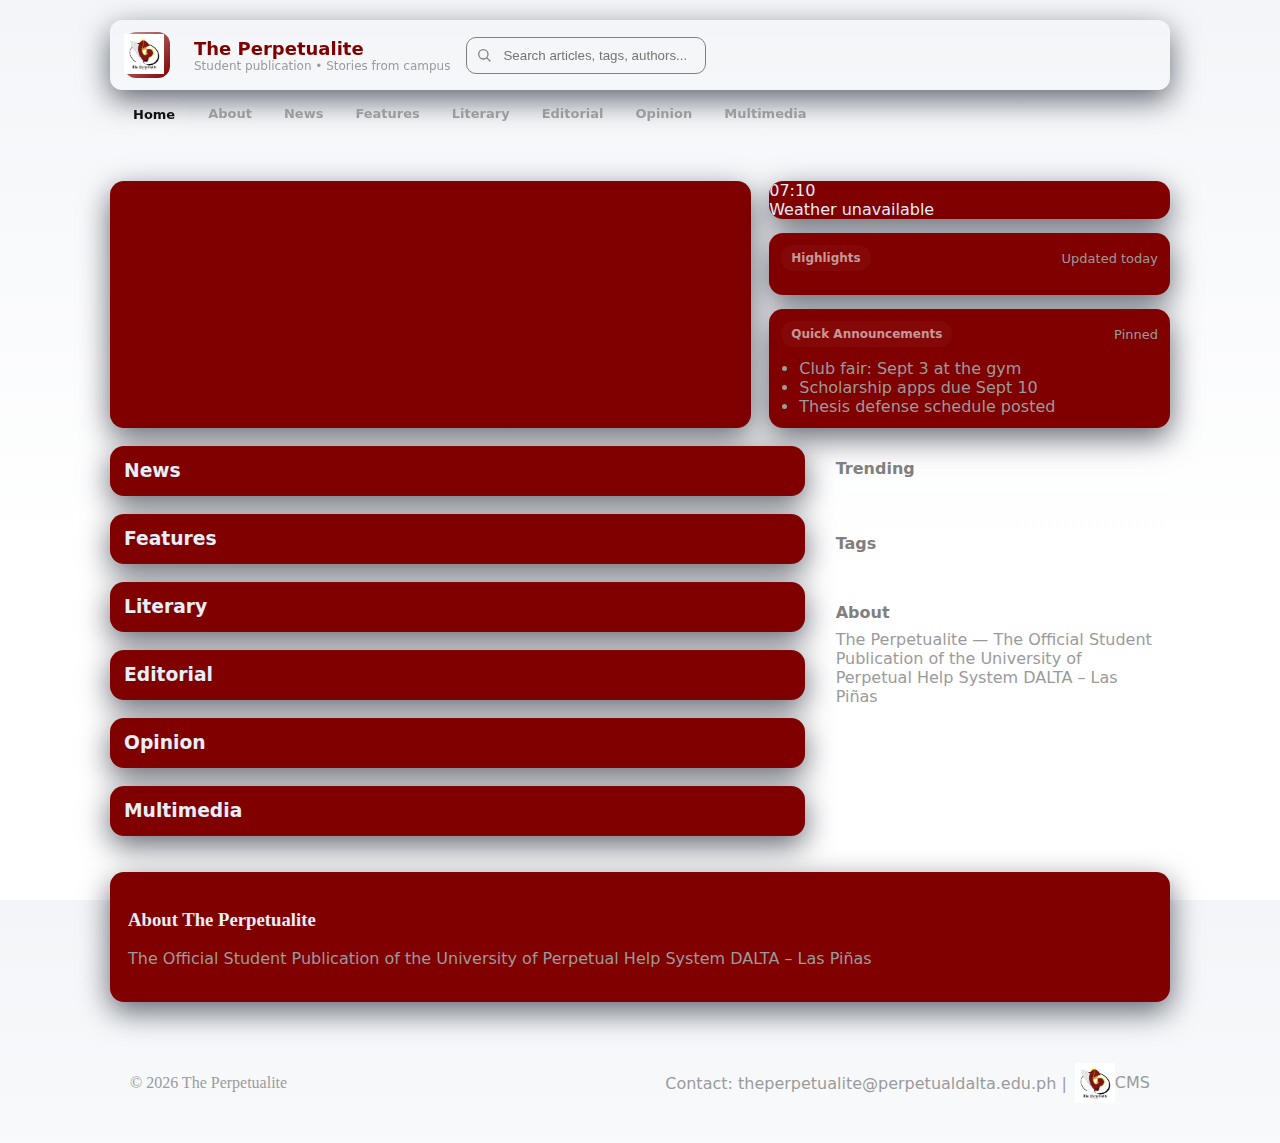
<file: index.html>
<!DOCTYPE html>
<html lang="en">
<head>
<meta charset="utf-8" />
<meta name="viewport" content="width=device-width,initial-scale=1" />
<title>The Perpetualite — Student Publication</title>
<link rel="icon" type="image/png" href="tp.png">
<meta name="description" content="Modern single-page student publication — News, Features, Literary, Editorial, Opinion, Multimedia." />

<link rel="stylesheet" href="style.css">
</head>
<body>
<div class="container">
<header>
  <div class="nav" role="navigation" aria-label="Primary navigation">
    <div class="brand">
      <div class="logo"><img id="icon" src="tp.png"><a href="#home" class="no-link-style"></div>
      <div>
        <div class="brand-name">The Perpetualite</div></a>
        <div style="font-size:12px;color:var(--muted)">Student publication • Stories from campus</div>
      </div>
    </div>

    <div class="search" role="search">
      <svg width="16" height="16" viewBox="0 0 24 24" fill="none" aria-hidden="true"><circle cx="11" cy="11" r="7" stroke="currentColor" stroke-width="2"/><path d="M21 21l-4.35-4.35" stroke="currentColor" stroke-width="2" stroke-linecap="round"/></svg>
      <input id="search" placeholder="Search articles, tags, authors..." aria-label="Search articles" />
    </div>
  </div>

  <!-- MARQUEE BELOW BRAND & SEARCH -->
  <div class="marquee-container" style="margin-top:8px;">
    <div id="categoryMarquee" class="marquee"></div>
  </div>

  <!-- PRIMARY MENU -->
  <nav class="primary" id="menu">
    <a href="#home" data-tab="home" class="active">Home</a>
    <a href="#about" data-tab="about">About</a>
    <a href="#news" data-tab="news">News</a>
    <a href="#features" data-tab="features">Features</a>
    <a href="#literary" data-tab="literary">Literary</a>
    <a href="#editorial" data-tab="editorial">Editorial</a>
    <a href="#opinion" data-tab="opinion">Opinion</a>
    <a href="#multimedia" data-tab="multimedia">Multimedia</a>
  </nav>
</header>

<!-- TOP STORY -->
<main>
<section id="home" class="hero">
  <div class="card hero-card" id="heroContent">
    <!-- Hero story will be injected here -->
  </div>

  <aside style="display:flex; flex-direction: column; gap: 14px;">
    <!-- Weather & Clock Widget -->
    <div id="weather-widget-small" class="card">
      <div id="clock-small"></div>
      <div id="weather-small">Loading weather...</div>
    </div>

    <!-- Highlights -->
    <div class="card" style="padding:12px">
      <div style="display:flex;justify-content:space-between;align-items:center">
        <div class="kicker">Highlights</div>
        <div style="font-size:13px;color:var(--muted)">Updated today</div>
      </div>
      <div id="highlights" style="margin-top:12px;display:grid;gap:10px">
        <!-- Highlights will be injected here -->
      </div>
    </div>

    <!-- Quick Announcements -->
    <div class="card" style="padding:12px">
      <div style="display:flex;justify-content:space-between;align-items:center">
        <div class="kicker">Quick Announcements</div>
        <div style="font-size:13px;color:var(--muted)">Pinned</div>
      </div>
      <ul style="margin:12px 0 0;padding-left:18px;color:var(--muted)">
        <li>Club fair: Sept 3 at the gym</li>
        <li>Scholarship apps due Sept 10</li>
        <li>Thesis defense schedule posted</li>
      </ul>
    </div>
  </aside>
</section>

<!-- Sections -->
<div class="layout">
  <div>
    <section id="newsSection" class="card" style="margin-bottom:18px">
      <div style="display:flex;justify-content:space-between;align-items:center;padding:14px;border-bottom:1px solid rgba(255,255,255,0.02)">
        <h3 style="margin:0">News</h3>
        <div class="meta"></div>
      </div>
      <div id="newsGrid" class="grid"></div>
    </section>

    <section id="featuresSection" class="card" style="margin-bottom:18px">
      <div style="display:flex;justify-content:space-between;align-items:center;padding:14px;border-bottom:1px solid rgba(255,255,255,0.02)">
        <h3 style="margin:0">Features</h3>
        <div class="meta"></div>
      </div>
      <div id="featuresGrid" class="grid"></div>
    </section>

    <section id="literarySection" class="card" style="margin-bottom:18px">
      <div style="display:flex;justify-content:space-between;align-items:center;padding:14px;border-bottom:1px solid rgba(255,255,255,0.02)">
        <h3 style="margin:0">Literary</h3>
        <div class="meta"></div>
      </div>
      <div id="literaryGrid" class="grid"></div>
    </section>

    <section id="editorialSection" class="card" style="margin-bottom:18px">
      <div style="display:flex;justify-content:space-between;align-items:center;padding:14px;border-bottom:1px solid rgba(255,255,255,0.02)">
        <h3 style="margin:0">Editorial</h3>
        <div class="meta"></div>
      </div>
      <div id="editorialGrid" class="grid"></div>
    </section>

    <section id="opinionSection" class="card" style="margin-bottom:18px">
      <div style="display:flex;justify-content:space-between;align-items:center;padding:14px;border-bottom:1px solid rgba(255,255,255,0.02)">
        <h3 style="margin:0">Opinion</h3>
        <div class="meta"></div>
      </div>
      <div id="opinionGrid" class="grid"></div>
    </section>

    <section id="multimediaSection" class="card" style="margin-bottom:18px">
      <div style="display:flex;justify-content:space-between;align-items:center;padding:14px;border-bottom:1px solid rgba(255,255,255,0.02)">
        <h3 style="margin:0">Multimedia</h3>
        <div class="meta"></div>
      </div>
      <div id="multimediaGrid" class="grid"></div>
    </section>
  </div>

  <aside>
    <div class="widget">
      <div style="display:flex;justify-content:space-between;align-items:center">
        <strong style="color: gray;">Trending</strong>
        <span class="meta"></span>
      </div>
      <ol style="margin-top:10px;padding-left:18px;color:var(--muted)" id="trendingList"></ol>
    </div>

    <div class="widget">
      <strong style="color: gray;">Tags</strong>
      <div class="tags" id="tagsList" style="margin-top:10px"></div>
    </div>

    <div class="widget">
      <strong style="color: gray;">About</strong>
      <p style="color:var(--muted);margin-top:8px">The Perpetualite — The Official Student Publication of the University of Perpetual Help System DALTA – Las Piñas</p>
    </div>
  </aside>
</div>

<div id="articleView" class="article-view" hidden>
  <button id="closeArticle" class="btn" style="float:right">Close</button>
  <div id="articleContent"></div>
</div>

<section id="about" style="margin-top:18px;margin-bottom:40px">
  <div class="card" style="padding:18px">
    <h3 style="font-family: Old English Text MT;">About The Perpetualite</h3>
    <p style="color:var(--muted)">The Official Student Publication of the University of Perpetual Help System DALTA – Las Piñas</p>
  </div>
</section>

</main>

<footer>
  <div style="display:flex;justify-content:space-between;align-items:center;gap:12px;flex-wrap:wrap">
    <div style="color:var(--muted); font-family: Old English Text MT;">
      © <span id="year"></span><a href="#home"> The Perpetualite</a>
    </div>
    <div style="display:flex;align-items:center;gap:8px;color:var(--muted)">
      <span>Contact: theperpetualite@perpetualdalta.edu.ph |</span>
      <a href="https://docs.google.com/spreadsheets/d/1ubymLzQ-JIKsG-alHowuuwi0HTUnBDjT1bKeMtJLPIA/edit?usp=sharing" target="_blank" rel="noopener">
        <img src="tp.png" alt="CMS Link" style="width:40px;height:40px;vertical-align:middle;">CMS</a>
      </a>
    </div>
  </div>
</footer>
</div>

<script>
  // Clock
  function updateClockSmall() {
    const now = new Date();
    const hours = now.getHours().toString().padStart(2,'0');
    const minutes = now.getMinutes().toString().padStart(2,'0');
    document.getElementById('clock-small').textContent = `${hours}:${minutes}`;
  }
  setInterval(updateClockSmall, 1000);
  updateClockSmall();

  // Weather
  fetch('https://api.open-meteo.com/v1/forecast?latitude=14.6042&longitude=120.9822&hourly=temperature_2m,weathercode&forecast_days=1')
    .then(res => res.json())
    .then(data => {
      const temps = data.hourly.temperature_2m;
      const codes = data.hourly.weathercode;
      const hour = new Date().getHours();
      const temp = temps[hour];
      const code = codes[hour];

      const weatherCodes = {
        0:"Clear",1:"Mainly clear",2:"Partly cloudy",3:"Overcast",
        45:"Fog",48:"Depositing rime fog",
        51:"Drizzle: Light",53:"Drizzle: Moderate",55:"Drizzle: Dense",
        61:"Rain: Slight",63:"Rain: Moderate",65:"Rain: Heavy",
        71:"Snow: Slight",73:"Snow: Moderate",75:"Snow: Heavy",
        80:"Rain showers: Slight",81:"Rain showers: Moderate",82:"Rain showers: Violent"
      };

      document.getElementById('weather-small').textContent = `${temp}°C, ${weatherCodes[code] || "Unknown"}`;
    })
    .catch(err => document.getElementById('weather-small').textContent = 'Weather unavailable');
</script>
<script src="script.js"></script>


</body>
</html>
</file>
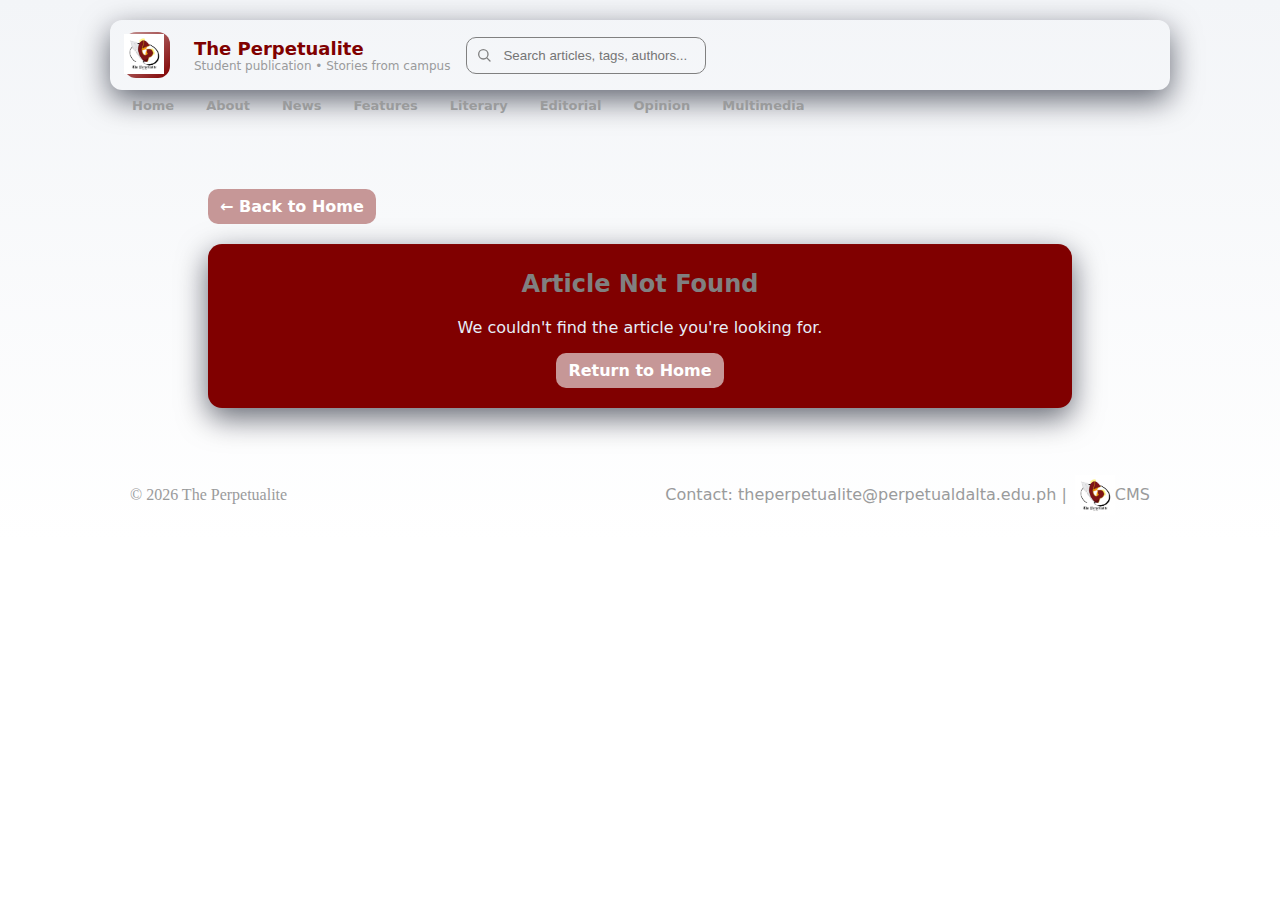
<file: article.html>
<!DOCTYPE html>
<html lang="en">
<head>
<meta charset="utf-8" />
<meta name="viewport" content="width=device-width,initial-scale=1" />
<title>Article - The Perpetualite</title>
<link rel="icon" type="image/png" href="tp.png">
<meta name="description" content="Read the full article on The Perpetualite - Student Publication" />

<link rel="stylesheet" href="style.css">
</head>
<body>
<div class="container">
<header>
  <div class="nav" role="navigation" aria-label="Primary navigation">
    <div class="brand">
      <div class="logo"><img id="icon" src="tp.png"><a href="index.html" class="no-link-style"></div>
      <div>
        <div class="brand-name">The Perpetualite</div></a>
        <div style="font-size:12px;color:var(--muted)">Student publication • Stories from campus</div>
      </div>
    </div>

    <div class="search" role="search">
      <svg width="16" height="16" viewBox="0 0 24 24" fill="none" aria-hidden="true"><circle cx="11" cy="11" r="7" stroke="currentColor" stroke-width="2"/><path d="M21 21l-4.35-4.35" stroke="currentColor" stroke-width="2" stroke-linecap="round"/></svg>
      <input id="search" placeholder="Search articles, tags, authors..." aria-label="Search articles" />
    </div>
  </div>

  <!-- PRIMARY MENU -->
  <nav class="primary" id="menu">
    <a href="index.html" data-tab="home">Home</a>
    <a href="index.html#about" data-tab="about">About</a>
    <a href="index.html#news" data-tab="news">News</a>
    <a href="index.html#features" data-tab="features">Features</a>
    <a href="index.html#literary" data-tab="literary">Literary</a>
    <a href="index.html#editorial" data-tab="editorial">Editorial</a>
    <a href="index.html#opinion" data-tab="opinion">Opinion</a>
    <a href="index.html#multimedia" data-tab="multimedia">Multimedia</a>
  </nav>
</header>

<main>
  <div class="article-view">
    <a href="index.html" class="btn" style="margin-bottom:20px;">← Back to Home</a>
    <div id="articleContent"></div>
  </div>
</main>

<footer>
  <div style="display:flex;justify-content:space-between;align-items:center;gap:12px;flex-wrap:wrap">
    <div style="color:var(--muted); font-family: Old English Text MT;">
      © <span id="year"></span><a href="index.html"> The Perpetualite</a>
    </div>
    <div style="display:flex;align-items:center;gap:8px;color:var(--muted)">
      <span>Contact: theperpetualite@perpetualdalta.edu.ph |</span>
      <a href="https://theperpetualitecms.glide.page/" target="_blank" rel="noopener">
        <img src="tp.png" alt="CMS Link" style="width:40px;height:40px;vertical-align:middle;">CMS</a>
      </a>
    </div>
  </div>
</footer>
</div>

<script>
  // Set current year
  document.getElementById('year').textContent = new Date().getFullYear();
  
  // Function to format content with line breaks
  function formatContentWithLineBreaks(content) {
    if (!content) return '';
    // Replace newlines with <br> tags
    return content.replace(/\n/g, '<br>');
  }
  
  // Load article data from URL parameters
  function loadArticle() {
    const urlParams = new URLSearchParams(window.location.search);
    const articleId = urlParams.get('id');
    const articleType = urlParams.get('type'); // 'post', 'hero', or 'highlight'
    
    if (!articleId || !articleType) {
      document.getElementById('articleContent').innerHTML = `
        <div class="card" style="padding:20px;text-align:center;">
          <h2>Article Not Found</h2>
          <p>We couldn't find the article you're looking for.</p>
          <a href="index.html" class="btn">Return to Home</a>
        </div>
      `;
      return;
    }
    
    // Load the appropriate data based on article type
    if (articleType === 'post') {
      loadPostArticle(articleId);
    } else if (articleType === 'hero' || articleType === 'highlight') {
      loadHeroHighlightArticle(articleId, articleType);
    }
  }
  
  // Load a regular post article
  function loadPostArticle(id) {
    // This would need to fetch from your posts API
    // For now, we'll redirect to the main page which has the modal view
    window.location.href = `index.html#article-${id}`;
  }
  
  // Load a hero or highlight article
  async function loadHeroHighlightArticle(id, type) {
    try {
      const sheetURL = type === 'hero' 
        ? "https://script.google.com/macros/s/AKfycbz7Lj3VQ2mOWeswjqYOaeSIQQaqiBvqz74UoBTCiDaBGUeFRGuWH5FW5E_8Aup_HokhMA/exec"
        : "https://script.google.com/macros/s/AKfycbz7Lj3VQ2mOWeswjqYOaeSIQQaqiBvqz74UoBTCiDaBGUeFRGuWH5FW5E_8Aup_HokhMA/exec";
      
      const res = await fetch(sheetURL);
      const rows = await res.json();
      
      if(!Array.isArray(rows) || rows.length === 0) {
        throw new Error("No data found");
      }
      
      // Normalize row keys
      function normalizeRow(row) {
        const normalized = {};
        Object.keys(row).forEach(k => {
          normalized[k.trim().toLowerCase()] = row[k];
        });
        return normalized;
      }
      
      // Find the article by index (id is the index in the array)
      const articleIndex = parseInt(id);
      if (isNaN(articleIndex) || articleIndex < 0 || articleIndex >= rows.length) {
        throw new Error("Article not found");
      }
      
      const row = normalizeRow(rows[articleIndex]);
      const imageUrl = row.image || row.imageurl || '';
      const hasImage = imageUrl.trim() !== '';
      
      // Format date
      function formatDate(dateString) {
        if (!dateString) return 'No date';
        try {
          const date = new Date(dateString);
          if (isNaN(date.getTime())) return dateString;
          return date.toLocaleDateString('en-US', { year: 'numeric', month: 'short', day: 'numeric' });
        } catch {
          return dateString;
        }
      }
      
      // Render the article
      document.getElementById('articleContent').innerHTML = `
        <div class="card">
          <h2 class="article-title">${row.title || row.headline || "Untitled"}</h2>
          <div class="article-meta">${row.author || "Unknown"} · ${formatDate(row.date)}</div>
          ${hasImage
            ? `<div class="article-hero-image" style="background-image:url('${imageUrl}')"></div>`
            : `<div class="article-hero-image" style="background:#f0f0f0;display:flex;align-items:center;justify-content:center"><span>No Image Available</span></div>`}
          <div class="article-body">${formatContentWithLineBreaks(row.content || row.lead || row.excerpt || "")}</div>
          ${row.tags ? `
            <div style="margin-top:20px;color:var(--muted)">
              <strong>Tags:</strong> ${row.tags.split(',').map(t => `<span class="tag">${t.trim()}</span>`).join(' ')}
            </div>
          ` : ''}
        </div>
      `;
      
      // Update page title
      document.title = `${row.title || "Article"} - The Perpetualite`;
      
    } catch(err) {
      console.error("Error loading article:", err);
      document.getElementById('articleContent').innerHTML = `
        <div class="card" style="padding:20px;text-align:center;">
          <h2>Error Loading Article</h2>
          <p>There was a problem loading the requested article.</p>
          <a href="index.html" class="btn">Return to Home</a>
        </div>
      `;
    }
  }
  
  // Load the article when page loads
  document.addEventListener('DOMContentLoaded', loadArticle);
</script>
</body>
</html>
</file>
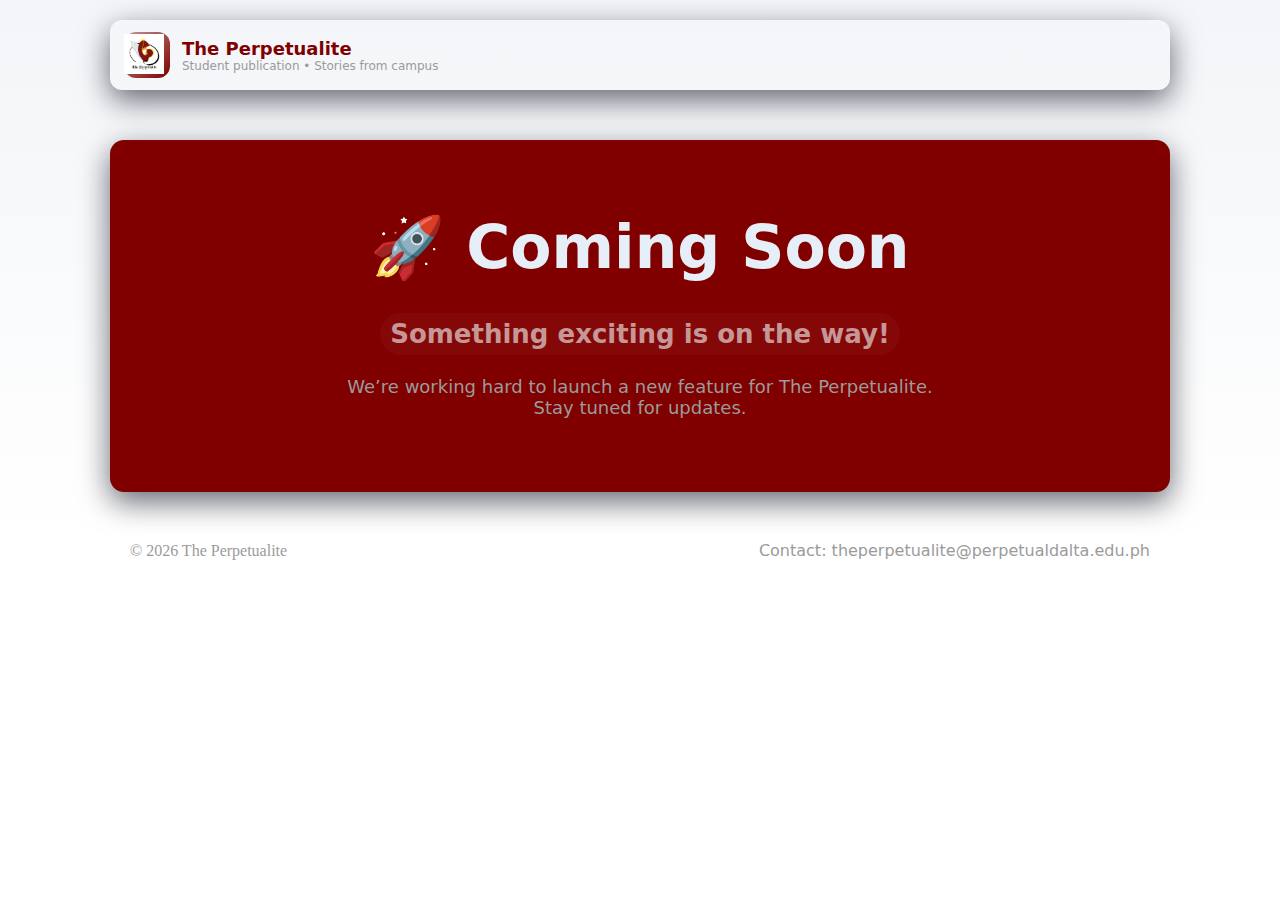
<file: comingsoon.html>
<!DOCTYPE html>
<html lang="en">
<head>
<meta charset="utf-8" />
<meta name="viewport" content="width=device-width,initial-scale=1" />
<title>Coming Soon — The Perpetualite</title>
<link rel="icon" type="image/png" href="tp.png">
<meta name="description" content="Coming Soon — The Perpetualite" />
<link rel="stylesheet" href="style.css">
</head>
<body>
<div class="container">
<header>
  <div class="nav" role="navigation" aria-label="Primary navigation">
    <div class="brand">
      <div class="logo">
        <img id="icon" src="tp.png" alt="Logo">
        <a href="index.html" class="no-link-style"></a>
      </div>
      <div>
        <div class="brand-name">The Perpetualite</div>
        <div style="font-size:12px;color:var(--muted)">Student publication • Stories from campus</div>
      </div>
    </div>
  </div>
</header>

<main>
  <!-- Coming Soon Message -->
  <section class="card" style="text-align:center; padding:60px 20px;">
    <h1 class="headline" style="font-size: 60px;">🚀 Coming Soon</h1>
    <h2 class="kicker" style="font-size: 26px;">Something exciting is on the way!</h2>
    <p class="lead" style="font-size: 18px;">We’re working hard to launch a new feature for The Perpetualite.<br>Stay tuned for updates.</p>
    
  </section>
</main>

<footer>
  <div style="display:flex;justify-content:space-between;align-items:center;gap:12px;flex-wrap:wrap">
    <div style="color:var(--muted); font-family: Old English Text MT;">© <span id="year"></span> The Perpetualite</div>
    <div style="color:var(--muted)">Contact: theperpetualite@perpetualdalta.edu.ph</div>
  </div>
</footer>
</div>

<script src="script.js"></script>
</body>
</html>
</file>
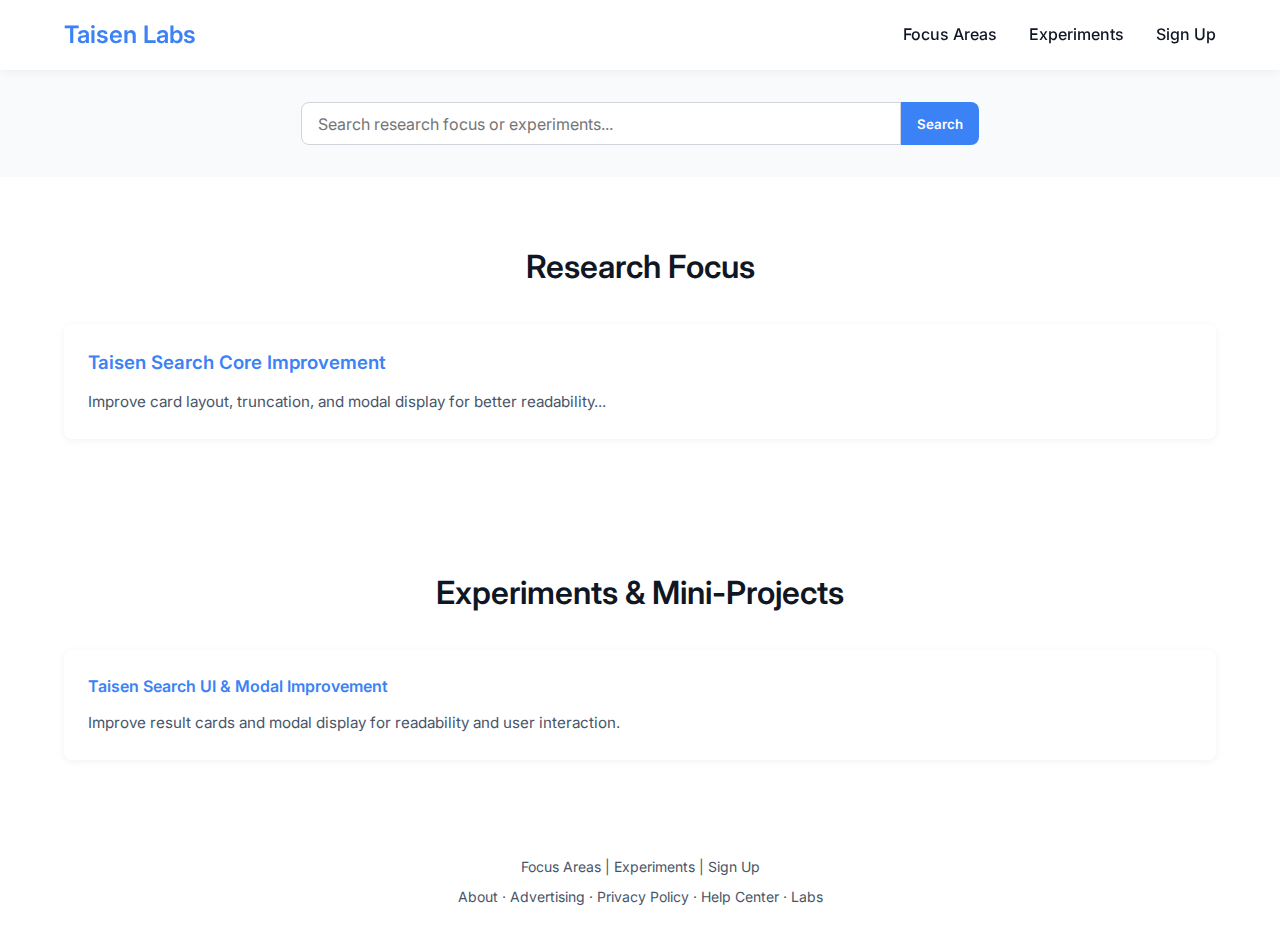
<file: labs.html>
<!DOCTYPE html>
<html lang="en">
<head>
<meta charset="UTF-8">
<meta name="viewport" content="width=device-width, initial-scale=1.0">
<title>Taisen Search Labs</title>
<link href="https://fonts.googleapis.com/css2?family=Inter:wght@400;500;600;700&display=swap" rel="stylesheet">
<style>
:root {
  --brand-color: #3B82F6;
  --text-dark: #0f1724;
  --bg-light: #ffffff;
  --bg-muted: #f9fafb;
  --radius: 8px;
  --shadow: 0 2px 8px rgba(0,0,0,0.05);
}

* { margin: 0; padding: 0; box-sizing: border-box; font-family: 'Inter', sans-serif; }
body { background-color: var(--bg-light); color: var(--text-dark); line-height: 1.6; }
a { text-decoration: none; color: inherit; }

header { display: flex; justify-content: space-between; align-items: center; padding: 1rem 5%; background: var(--bg-light); box-shadow: var(--shadow); position: sticky; top: 0; z-index: 1000; }
.logo { font-weight: 600; font-size: 1.5rem; color: var(--brand-color); }
nav ul { display: flex; gap: 2rem; list-style: none; }
nav ul li a { font-weight: 500; transition: 0.3s; }
nav ul li a:hover { color: var(--brand-color); }

.search-bar { display: flex; justify-content: center; padding: 2rem 5%; background: var(--bg-muted); }
.search-bar input[type="text"] { flex: 1; max-width: 600px; padding: 0.65rem 1rem; border-radius: var(--radius) 0 0 var(--radius); border: 1px solid #d1d5db; font-size: 1rem; outline: none; }
.search-bar button { padding: 0.65rem 1rem; border-radius: 0 var(--radius) var(--radius) 0; border: none; background: var(--brand-color); color: var(--bg-light); font-weight: 600; cursor: pointer; transition: 0.3s; }
.search-bar button:hover { background: #2563eb; }

section { padding: 4rem 5%; }
section h2 { font-size: 2rem; margin-bottom: 2rem; font-weight: 600; text-align: center; }

.cards, .project-cards { display: grid; grid-template-columns: repeat(auto-fit, minmax(220px, 1fr)); gap: 1.5rem; }
.card, .project-card { background: var(--bg-light); padding: 1.5rem; border-radius: var(--radius); box-shadow: var(--shadow); transition: 0.2s; cursor: pointer; display: flex; flex-direction: column; }
.card:hover, .project-card:hover { transform: translateY(-3px); box-shadow: 0 4px 12px rgba(0,0,0,0.08); }
.card h3, .project-card h4 { color: var(--brand-color); margin-bottom: 0.75rem; font-weight: 600; }
.card p, .project-card p { font-size: 0.95rem; color: #475569; flex: 1; display: -webkit-box; -webkit-line-clamp: 3; -webkit-box-orient: vertical; overflow: hidden; text-overflow: ellipsis; }

.join form { display: flex; flex-direction: column; gap: 1rem; max-width: 450px; margin: 0 auto; }
.join input, .join textarea { padding: 0.65rem; border-radius: var(--radius); border: 1px solid #d1d5db; font-size: 0.95rem; }
.join button { padding: 0.65rem; border-radius: var(--radius); border: none; background: var(--brand-color); color: var(--bg-light); font-weight: 600; cursor: pointer; transition: 0.3s; }
.join button:hover { background: #2563eb; }

footer { background: var(--bg-light); color: #475569; padding: 2rem 5%; display: flex; flex-direction: column; align-items: center; gap: 0.5rem; text-align: center; font-size: 0.875rem; }
footer a { color: #475569; transition: 0.3s; }
footer a:hover { color: var(--brand-color); }

.modal { display: none; position: fixed; z-index: 2000; left: 0; top: 0; width: 100%; height: 100%; overflow: auto; background: rgba(0,0,0,0.5); }
.modal-content { background-color: var(--bg-light); margin: 10% auto; padding: 2rem; border-radius: var(--radius); width: 90%; max-width: 600px; position: relative; }
.close { position: absolute; top: 1rem; right: 1rem; font-size: 1.5rem; font-weight: bold; color: #475569; cursor: pointer; }
.close:hover { color: var(--brand-color); }
</style>
</head>
<body>

<header>
  <a href="labs.html"><div class="logo">Taisen Labs</div></a>
  <nav>
    <ul>
      <li><a href="#focus">Focus Areas</a></li>
      <li><a href="#experiments">Experiments</a></li>
      <li><a href="#join">Sign Up</a></li>
    </ul>
  </nav>
</header>

<section class="search-bar">
  <input type="text" id="searchInput" placeholder="Search research focus or experiments..." onkeyup="filterCards()">
  <button onclick="filterCards()">Search</button>
</section>

<!-- Research Focus -->
<section id="focus">
  <h2>Research Focus</h2>
  <div class="cards" id="focusCards">
    <div class="card" 
         onclick="openModal(this)" 
         data-title="Taisen Search Core Improvement" 
         data-full="<p>Experiment with card layout, truncation, and modal display for better readability and user interaction.</p>
<p>Focus on UX, performance, and mobile responsiveness.</p>">
      <h3>Taisen Search Core Improvement</h3>
      <p>Improve card layout, truncation, and modal display for better readability...</p>
    </div>
  </div>
</section>

<!-- Experiments -->
<section id="experiments">
  <h2>Experiments & Mini-Projects</h2>
  <div class="project-cards" id="experimentCards">
    <div class="project-card" 
         onclick="openModal(this)" 
         data-title="Taisen Search UI & Modal Improvement Experiment #1" 
         data-full="<p>Objective: Improve Taisen Search result cards and modal display for better readability and user interaction.</p>
<p>Hypothesis: Limiting text in cards and opening full text in modals will make search results easier to read and navigate.</p>
<p>Features / Issues Being Tested:</p>
<ul>
<li>Card text truncation</li>
<li>Modal behavior (open/close and full text display)</li>
<li>Search bar/button alignment</li>
<li>Responsiveness on different devices</li>
</ul>
<p>Steps / Methodology:</p>
<ol>
<li>Apply CSS truncation for card text.</li>
<li>Implement modal for full content.</li>
<li>Align search button using flexbox/grid.</li>
<li>Test layout on desktop and mobile devices.</li>
<li>Track performance and load times.</li>
</ol>
<p>Observations / Results: Modal now opens correctly. Card text truncation works, but on mobile some text still overlaps.</p>
<p>Next Steps / Iterations: Adjust mobile card width and font size. Optimize modal scroll behavior.</p>
<p>Screenshots / Attachments: Add screenshots or code snippets here to document changes.</p>">
      <h4>Taisen Search UI & Modal Improvement</h4>
      <p>Improve result cards and modal display for readability and user interaction.</p>
    </div>
  </div>
</section>

<footer>
  <p>
    <a href="#focus">Focus Areas</a> | 
    <a href="#experiments">Experiments</a> | 
    <a href="#join">Sign Up</a>
  </p>
  <p>
    <a href="about.html">About</a> ·
    <a href="advertising.html">Advertising</a> ·
    <a href="privacy.html">Privacy Policy</a> ·
    <a href="help center.html">Help Center</a> ·
    <a href="labs.html">Labs</a>
  </p>
</footer>

<div id="modal" class="modal">
  <div class="modal-content">
    <span class="close" onclick="closeModal()">&times;</span>
    <h3 id="modalTitle"></h3>
    <div id="modalBody"></div>
  </div>
</div>

<script>
function filterCards() {
  const input = document.getElementById('searchInput').value.toLowerCase();

  const focusCards = document.querySelectorAll('#focusCards .card');
  focusCards.forEach(card => {
    const text = card.getAttribute('data-full').toLowerCase() + card.getAttribute('data-title').toLowerCase();
    card.style.display = text.includes(input) ? '' : 'none';
  });

  const experimentCards = document.querySelectorAll('#experimentCards .project-card');
  experimentCards.forEach(card => {
    const text = card.getAttribute('data-full').toLowerCase() + card.getAttribute('data-title').toLowerCase();
    card.style.display = text.includes(input) ? '' : 'none';
  });
}

function openModal(card) {
  document.getElementById('modalTitle').textContent = card.getAttribute('data-title');
  document.getElementById('modalBody').innerHTML = card.getAttribute('data-full');
  document.getElementById('modal').style.display = 'block';
}

function closeModal() {
  document.getElementById('modal').style.display = 'none';
}

window.onclick = function(event) {
  const modal = document.getElementById('modal');
  if (event.target == modal) modal.style.display = 'none';
}
</script>

</body>
</html>
</file>
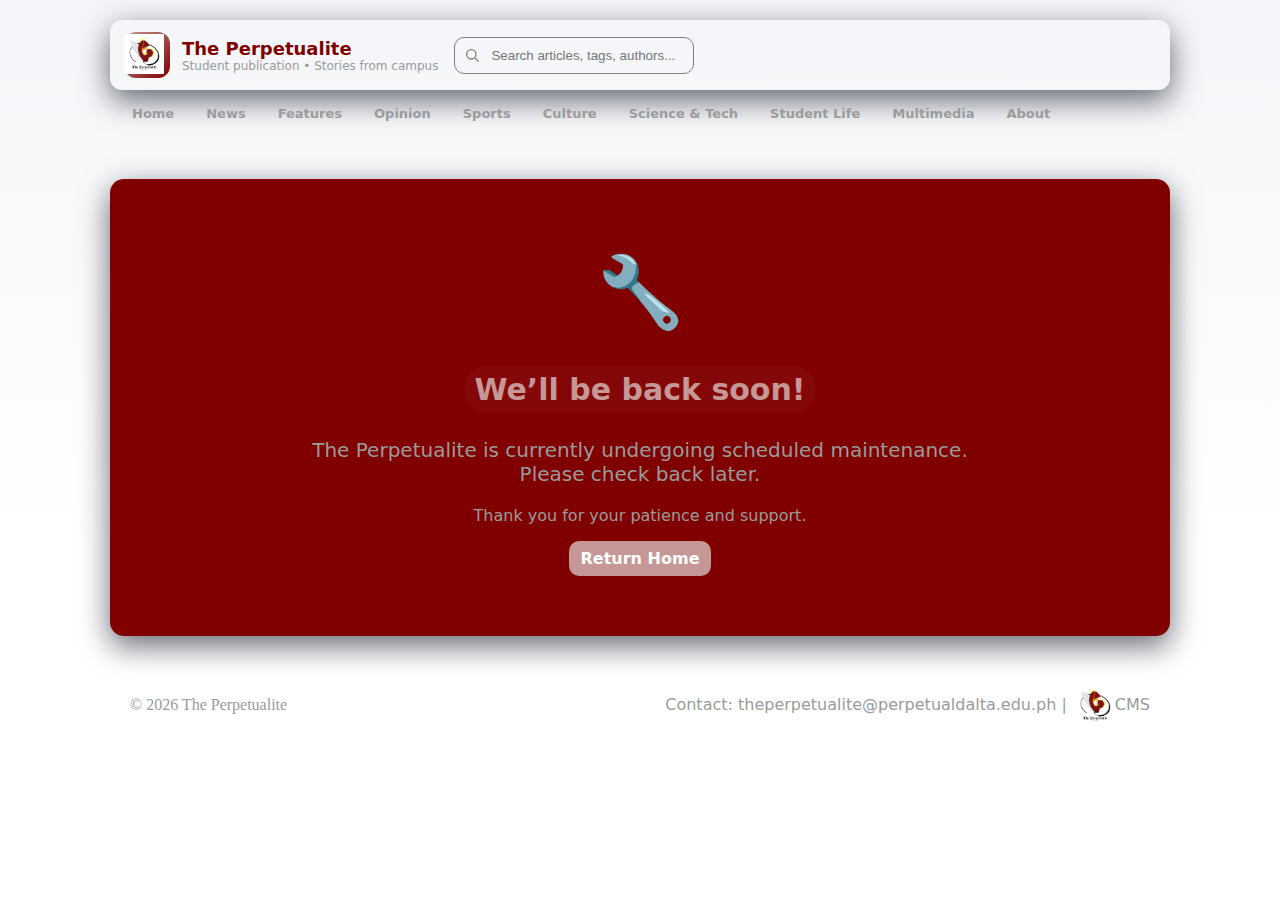
<file: maintenance.html>
<!DOCTYPE html>
<html lang="en">
<head>
<meta charset="utf-8" />
<meta name="viewport" content="width=device-width,initial-scale=1" />
<title>Maintenance — The Perpetualite</title>
<link rel="icon" type="image/png" href="tp.png">
<meta name="description" content="Maintenance — The Perpetualite" />
<link rel="stylesheet" href="style.css">
</head>
<body>
<div class="container">
<header>
  <div class="nav" role="navigation" aria-label="Primary navigation">
    <div class="brand">
      <div class="logo">
        <img id="icon" src="tp.png" alt="Logo">
        <a href="index.html" class="no-link-style"></a>
      </div>
      <div>
        <div class="brand-name">The Perpetualite</div>
        <div style="font-size:12px;color:var(--muted)">Student publication • Stories from campus</div>
      </div>
    </div>

    <div class="search" role="search">
      <svg width="16" height="16" viewBox="0 0 24 24" fill="none" aria-hidden="true">
        <circle cx="11" cy="11" r="7" stroke="currentColor" stroke-width="2"/>
        <path d="M21 21l-4.35-4.35" stroke="currentColor" stroke-width="2" stroke-linecap="round"/>
      </svg>
      <input id="search" placeholder="Search articles, tags, authors..." aria-label="Search articles" />
    </div>
  </div>

  <!-- MARQUEE BELOW BRAND & SEARCH -->
  <div class="marquee-container" style="margin-top:8px;">
    <div id="categoryMarquee" class="marquee"></div>
  </div>

  <!-- PRIMARY MENU -->
    <nav class="primary" id="menu">
      <a href="index.html" data-tab="home">Home</a>
      <a href="#news" data-tab="news">News</a>
      <a href="#features" data-tab="features">Features</a>
      <a href="#opinion" data-tab="opinion">Opinion</a>
      <a href="#sports" data-tab="sports">Sports</a>
      <a href="#culture" data-tab="culture">Culture</a>
      <a href="#scitech" data-tab="scitech">Science & Tech</a>
      <a href="#studentlife" data-tab="studentlife">Student Life</a>
      <a href="#multimedia" data-tab="multimedia">Multimedia</a>
      <a href="#about" data-tab="about">About</a>
    </nav>
</header>

<main>
  <!-- Maintenance Message -->
  <section class="card" style="text-align:center; padding:60px 20px;">
    <h1 class="headline" style="font-size: 70px;">🔧</h1>
    <h2 class="kicker" style="font-size: 30px;">We’ll be back soon!</h2>
    <p class="lead" style="font-size: 20px;">The Perpetualite is currently undergoing scheduled maintenance.<br>Please check back later.</p>
    <p style="margin-top:20px; font-size:16px; color:var(--muted)">Thank you for your patience and support.</p>
    <a href="index.html" class="btn">Return Home</a>
  </section>
</main>

<footer>
  <div style="display:flex;justify-content:space-between;align-items:center;gap:12px;flex-wrap:wrap">
    <div style="color:var(--muted); font-family: Old English Text MT;">
      © <span id="year"></span><a href="#home"> The Perpetualite</a>
    </div>
    <div style="display:flex;align-items:center;gap:8px;color:var(--muted)">
      <span>Contact: theperpetualite@perpetualdalta.edu.ph |</span>
      <a href="https://theperpetualitecms.glide.page/" target="_blank" rel="noopener">
        <img src="tp.png" alt="CMS Link" style="width:40px;height:40px;vertical-align:middle;">CMS</a>
      </a>
    </div>
  </div>
</footer>
</div>

<script src="script.js"></script>
</body>
</html>
</file>
<file: style.css>
/* All CSS moved here (same as before) */
:root{
  --bg:#0f1724;
  --card:rgb(128, 0, 0);
  --muted:#9a9b9c;
  --accent:rgb(198, 151, 151);
  --glass: rgba(255,255,255,0.03);
  --radius:14px;
  --content:1100px;
  --gap:18px;
  --shadow: 0 10px 30px rgba(2,6,23,0.6), inset 0 1px 0 rgba(255,255,255,0.02);
  color-scheme: light;
}
*{box-sizing:border-box}
html,body{height:100%;margin:0;font-family:Inter,system-ui,-apple-system,Segoe UI,Roboto,'Helvetica Neue',Arial;color:#e6eef8;background:linear-gradient(180deg,#f3f5f8 0%, #ffffff 60%)}
a{color:inherit;text-decoration:none}
.container{max-width:var(--content);margin:0 auto;padding:20px}

/* Header */
header{position:sticky;top:12px;z-index:60;margin-bottom: 50px;}
.nav{display:flex;align-items:center;gap:16px;background:linear-gradient(180deg, rgba(255,255,255,0.02), rgba(255,255,255,0.01));border-radius:12px;padding:12px 14px;box-shadow:var(--shadow)}
.brand{display:flex;align-items:center;gap:12px}
.logo{width:46px;height:46px;border-radius:12px;background:linear-gradient(135deg,var(--accent),maroon);display:grid;place-items:center;font-weight:800;color:white}
.brand-name{font-size:18px;font-weight:700;color: maroon;}

nav.primary{display:flex;gap:8px;margin-left:10px;flex-wrap:wrap;}
nav.primary a{padding:8px 12px;border-radius:999px;color:var(--muted);font-weight:600;font-size:13px}
nav.primary a.active, nav.primary a:hover{background:rgba(255,255,255,0.02);color:rgb(17, 16, 16);border:1px solid rgba(255,255,255,0.03)}

.spacer{flex:1}
.search{min-width:240px;max-width:420px;position:relative}
.search input{width:100%;padding:10px 12px 10px 36px;border-radius:10px;background:transparent;border:1px solid rgba(255,255,255,0.04);color:black;border-color: gray;}
.search svg{position:absolute;left:10px;top:50%;transform:translateY(-50%);opacity:1;color: gray;}

/* Layout */
.layout{display:grid;grid-template-columns:2fr 1fr;gap:var(--gap);margin-top:18px}
.hero{display:grid;grid-template-columns:1.6fr 1fr;gap:var(--gap)}
.card{background:var(--card);border-radius:var(--radius);overflow:hidden;box-shadow:var(--shadow);}
.hero-card{display:flex;flex-direction:column}
.media{height:260px;background:#eaedf1;background-size:cover;background-position:center}
.kicker{display:inline-block;padding:6px 10px;border-radius:999px;background:rgba(255,255,255,0.03);color:var(--accent);font-weight:700;font-size:12px}
h1.headline{margin:12px 0 8px;font-size:22px}
p.lead{color:var(--muted);margin:0 0 14px}

/* Grid sections */
section.grid{display:grid;grid-template-columns:repeat(3,1fr);gap:14px;padding:14px}
.article-card{display:flex;flex-direction:column;border-radius:12px;overflow:hidden;border:1px solid rgba(255,255,255,0.02);background:linear-gradient(180deg, rgba(255,255,255,0.01), transparent)}
.article-card .thumb{height:140px;background:#0b1622;background-size:cover;background-position:center}
.article-card .content{padding:12px}
.article-card h4{margin:0 0 6px;font-size:16px}
.meta{font-size:12px;color:var(--muted)}

/* Sidebar */
aside .widget{margin-bottom:14px;padding:12px;border-radius:12px;background:linear-gradient(180deg, rgba(255,255,255,0.01), transparent);border:1px solid rgba(255,255,255,0.02)}
.tags{display:flex;flex-wrap:wrap;gap:8px}
.tag{padding:6px 10px;border-radius:999px;background:rgba(255,255,255,0.02);font-size:13px;color:var(--muted)}

/* Article view */
.article-view{max-width:900px;margin:22px auto;padding:18px;background:linear-gradient(180deg, rgba(255,255,255,0.02), transparent);border-radius:12px}
.article-view h2{margin-top:6px;color: gray;}
.article-body{color:#6f7074;line-height:1.7}
.pull{border-left:4px solid var(--accent);padding-left:12px;font-style:italic;color:#cfe0ff}

/* Footer */
footer{margin-top:28px;padding:20px;border-top:1px solid rgba(255,255,255,0.02);color:var(--muted)}

/* Interactions */
.article-card:hover{transform:translateY(-6px);transition:transform .18s ease}
.btn{display:inline-block;padding:8px 12px;border-radius:10px;background:var(--accent);color:white;font-weight:700}

/* Responsive */
@media(max-width:1000px){.layout{grid-template-columns:1fr}.hero{grid-template-columns:1fr}.grid{grid-template-columns:repeat(2,1fr)}.media{height:180px}}
@media(max-width:640px){nav.primary{display:none}.search{display:none}.grid{grid-template-columns:1fr}.article-card .thumb{height:160px}}

#icon {
  width: 40px;  
  height: 40px;
  vertical-align: middle; 
  margin-right: 10px;    
}
</file>
